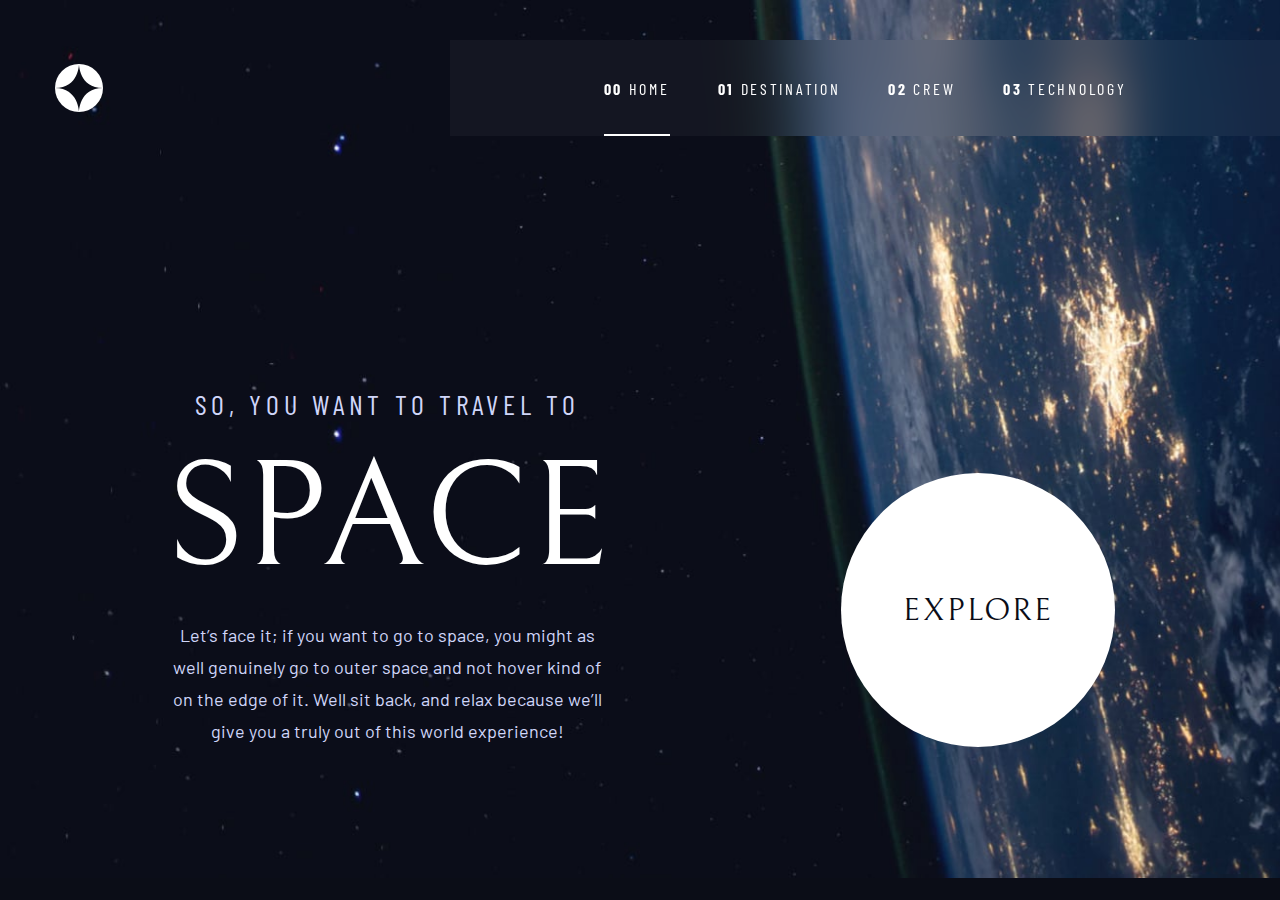
<file: index.html>
<!DOCTYPE html>
<html lang="en">

<head>
  <meta charset="UTF-8">
  <meta name="viewport" content="width=device-width, initial-scale=1.0">

  <link rel="icon" type="image/png" sizes="32x32" href="./assets/favicon-32x32.png">
  <link rel="stylesheet" href="./css/home.css" type="text/css">
  <link rel="stylesheet" href="./css/common.css">

  <title>Frontend Mentor | Space tourism website</title>
</head>

<body>
  <nav class="navbar">
    <img src="./assets/home/logo.svg" alt="logo" class="logo">
    <button class="sidebar-menu-button"><img src="./assets/home/hamburger-icon.svg" alt="menu-icon"></button>
    <!-- <span class="menu-icon"></span> -->
    <!-- <img src="./assets/home/hamburger-icon.svg" alt="menu-icon" > -->


    <div class="sidebar-menu hidden">
      <ul class="sidebar-menu-list">
        <li class="sidebar-menu-item">
          <a href="./index.html" class="sidebar-menu-link sidebar-menu-active">
            <span class="sidebar-menu-item-no">00</span><span class="sidebar-menu-item-title"> Home</span>
          </a>
        </li>
        <li class="sidebar-menu-item">
          <a href="./destination.html" class="sidebar-menu-link">
            <span class="sidebar-menu-item-no">01</span><span class="sidebar-menu-item-title"> Destination</span>
          </a>
        </li>
        <li class="sidebar-menu-item">
          <a href="./crew.html" class="sidebar-menu-link">
            <span class="sidebar-menu-item-no">02</span><span class="sidebar-menu-item-title"> Crew</span>
          </a>
        </li>
        <li class="sidebar-menu-item">
          <a href="./technology.html" class="sidebar-menu-link">
            <span class="sidebar-menu-item-no">03</span><span class="sidebar-menu-item-title"> Technology</span>
          </a>
        </li>
      </ul>
    </div>
  </nav>

  

  <div class="main-container">
  <main class="hero-section ">
    <h3 class="sub-heading">
      So, you want to travel to
    </h3>
    <h1 class="main-heading">
      Space
    </h1>
    <p class="description">
      Let’s face it; if you want to go to space, you might as well genuinely go to
      outer space and not hover kind of on the edge of it. Well sit back, and relax
      because we’ll give you a truly out of this world experience!
    </p>
  </main>

  <div class="action-button">
    <div class="action-button-text">
      Explore
    </div>
  </div>
  </div>

  <script src="./scripts/sidebar-menu.js"></script>
</body>

</html>
</file>
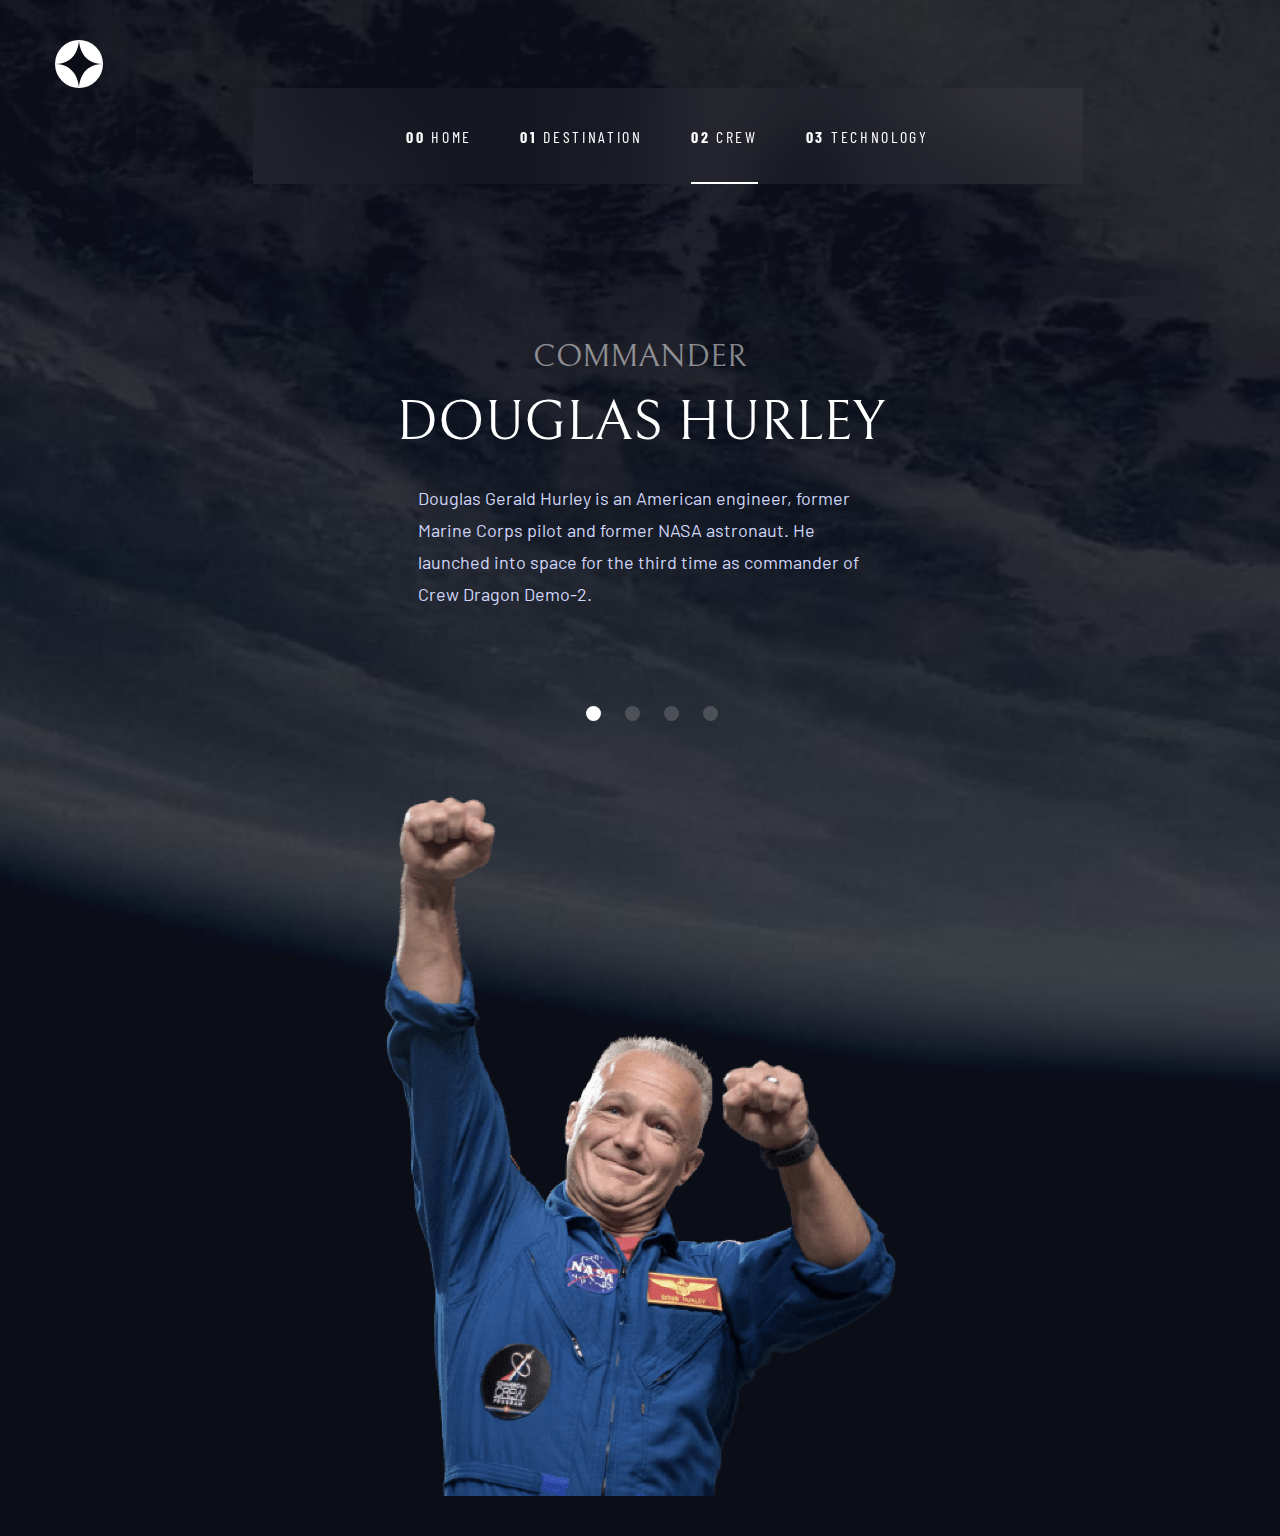
<file: crew-commander.html>
<!DOCTYPE html>
<html lang="en">

<head>
  <meta charset="UTF-8">
  <meta name="viewport" content="width=device-width, initial-scale=1.0">

  <link rel="icon" type="image/png" sizes="32x32" href="./assets/favicon-32x32.png">
  <link rel="stylesheet" href="./css/crew.css">
  <link rel="stylesheet" href="./css/common.css">

  <title>Frontend Mentor | Space tourism website</title>
</head>

<body>
  <nav class="navbar">
    <img src="./assets/home/logo.svg" alt="logo" class="logo">
    <button class="sidebar-menu-button"><img src="./assets/home/hamburger-icon.svg" alt="menu-icon"></button>
    <!-- <span class="menu-icon"></span> -->
    <!-- <img src="./assets/home/hamburger-icon.svg" alt="menu-icon" > -->
  </nav>

  <div class="sidebar-menu hidden">
    <ul class="sidebar-menu-list">
      <li class="sidebar-menu-item">
        <a href="./index.html" class="sidebar-menu-link">
          <span class="sidebar-menu-item-no">00</span><span class="sidebar-menu-item-title"> Home</span>
        </a>
      </li>
      <li class="sidebar-menu-item">
        <a href="./destination-moon.html" class="sidebar-menu-link">
          <span class="sidebar-menu-item-no">01</span><span class="sidebar-menu-item-title"> Destination</span>
        </a>
      </li>
      <li class="sidebar-menu-item">
        <a href="./crew-commander.html" class="sidebar-menu-link sidebar-menu-active">
          <span class="sidebar-menu-item-no">02</span><span class="sidebar-menu-item-title"> Crew</span>
        </a>
      </li>
      <li class="sidebar-menu-item">
        <a href="./technology-vehicle.html" class="sidebar-menu-link">
          <span class="sidebar-menu-item-no">03</span><span class="sidebar-menu-item-title"> Technology</span>
        </a>
      </li>
    </ul>
  </div>

  <h1 class="page-heading">
    <span class="page-heading-no">02</span>
    <span class="page-heading-text"> Meet your crew</span>
  </h1>

  <img src="./assets/crew/image-douglas-hurley.png" alt="Picture of Douglas Hurley" class="crew-image">


  <div class="line"></div>

  <ul class="crew-list-circles">
    <li class="crew-list-item">
      <div class="circle active-circle" value="0"></div>
    </li>
    <li class="crew-list-item">
      <div class="circle" value="1"></div>
    </li>
    <li class="crew-list-item">
      <div class="circle" value="2"></div>
    </li>
    <li class="crew-list-item">
      <div class="circle" value="3"></div>
    </li>
  </ul>


  <div class="crew-subheading font-bellafair">Commander</div>
  <div class="crew-heading font-bellafair">Douglas Hurley</div>

  <p class="crew-bio">
    Douglas Gerald Hurley is an American engineer, former Marine Corps pilot
    and former NASA astronaut. He launched into space for the third time as
    commander of Crew Dragon Demo-2.
  </p>

  <script src="./scripts/sidebar-menu.js"></script>
  <script src="./scripts/crew.js"></script>





</body>

</html>
</file>
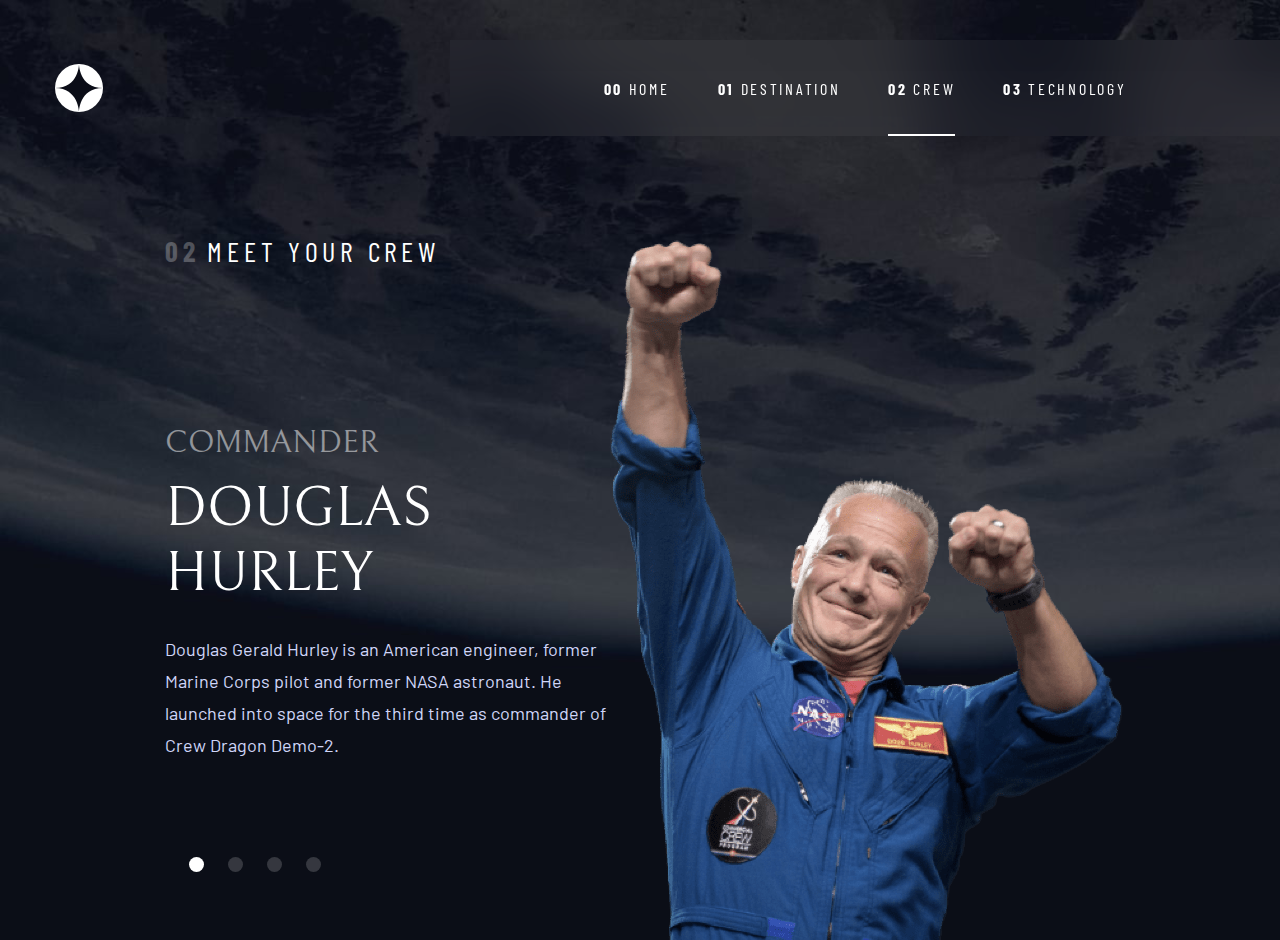
<file: crew.html>
<!DOCTYPE html>
<html lang="en">

<head>
  <meta charset="UTF-8">
  <meta name="viewport" content="width=device-width, initial-scale=1.0">

  <link rel="icon" type="image/png" sizes="32x32" href="./assets/favicon-32x32.png">
  <link rel="stylesheet" href="./css/common.css">
  <link rel="stylesheet" href="./css/crew.css">

  <title>Frontend Mentor | Space tourism website</title>
</head>

<body>
  <nav class="navbar">
    <img src="./assets/home/logo.svg" alt="logo" class="logo">
    <button class="sidebar-menu-button"><img src="./assets/home/hamburger-icon.svg" alt="menu-icon"></button>
    <!-- <span class="menu-icon"></span> -->
    <!-- <img src="./assets/home/hamburger-icon.svg" alt="menu-icon" > -->


    <div class="sidebar-menu hidden">
      <ul class="sidebar-menu-list">
        <li class="sidebar-menu-item">
          <a href="./index.html" class="sidebar-menu-link">
            <span class="sidebar-menu-item-no">00</span><span class="sidebar-menu-item-title"> Home</span>
          </a>
        </li>
        <li class="sidebar-menu-item">
          <a href="./destination.html" class="sidebar-menu-link">
            <span class="sidebar-menu-item-no">01</span><span class="sidebar-menu-item-title"> Destination</span>
          </a>
        </li>
        <li class="sidebar-menu-item">
          <a href="./crew.html" class="sidebar-menu-link sidebar-menu-active">
            <span class="sidebar-menu-item-no">02</span><span class="sidebar-menu-item-title"> Crew</span>
          </a>
        </li>
        <li class="sidebar-menu-item">
          <a href="./technology.html" class="sidebar-menu-link">
            <span class="sidebar-menu-item-no">03</span><span class="sidebar-menu-item-title"> Technology</span>
          </a>
        </li>
      </ul>
    </div>
  </nav>


  <h1 class="page-heading">
    <span class="page-heading-no">02</span>
    <span class="page-heading-text"> Meet your crew</span>
  </h1>


  <div class="main-container">
    
    <img src="./assets/crew/image-douglas-hurley.png" alt="Picture of Douglas Hurley" class="crew-image">

    <div class="line"></div>


    <div class="crew-info-container">

      <h1 class="page-heading-desktop">
        <span class="page-heading-no">02</span>
        <span class="page-heading-text"> Meet your crew</span>
      </h1>

      <ul class="crew-list-circles">
        <li class="crew-list-item">
          <div class="circle active-circle" value="0"></div>
        </li>
        <li class="crew-list-item">
          <div class="circle" value="1"></div>
        </li>
        <li class="crew-list-item">
          <div class="circle" value="2"></div>
        </li>
        <li class="crew-list-item">
          <div class="circle" value="3"></div>
        </li>
      </ul>


      <div class="crew-subheading font-bellafair">Commander</div>
      <div class="crew-heading font-bellafair">Douglas Hurley</div>

      <p class="crew-bio">
        Douglas Gerald Hurley is an American engineer, former Marine Corps pilot
        and former NASA astronaut. He launched into space for the third time as
        commander of Crew Dragon Demo-2.
      </p>

    </div>

  </div>

  <script src="./scripts/sidebar-menu.js"></script>
  <script src="./scripts/crew.js"></script>





</body>

</html>
</file>
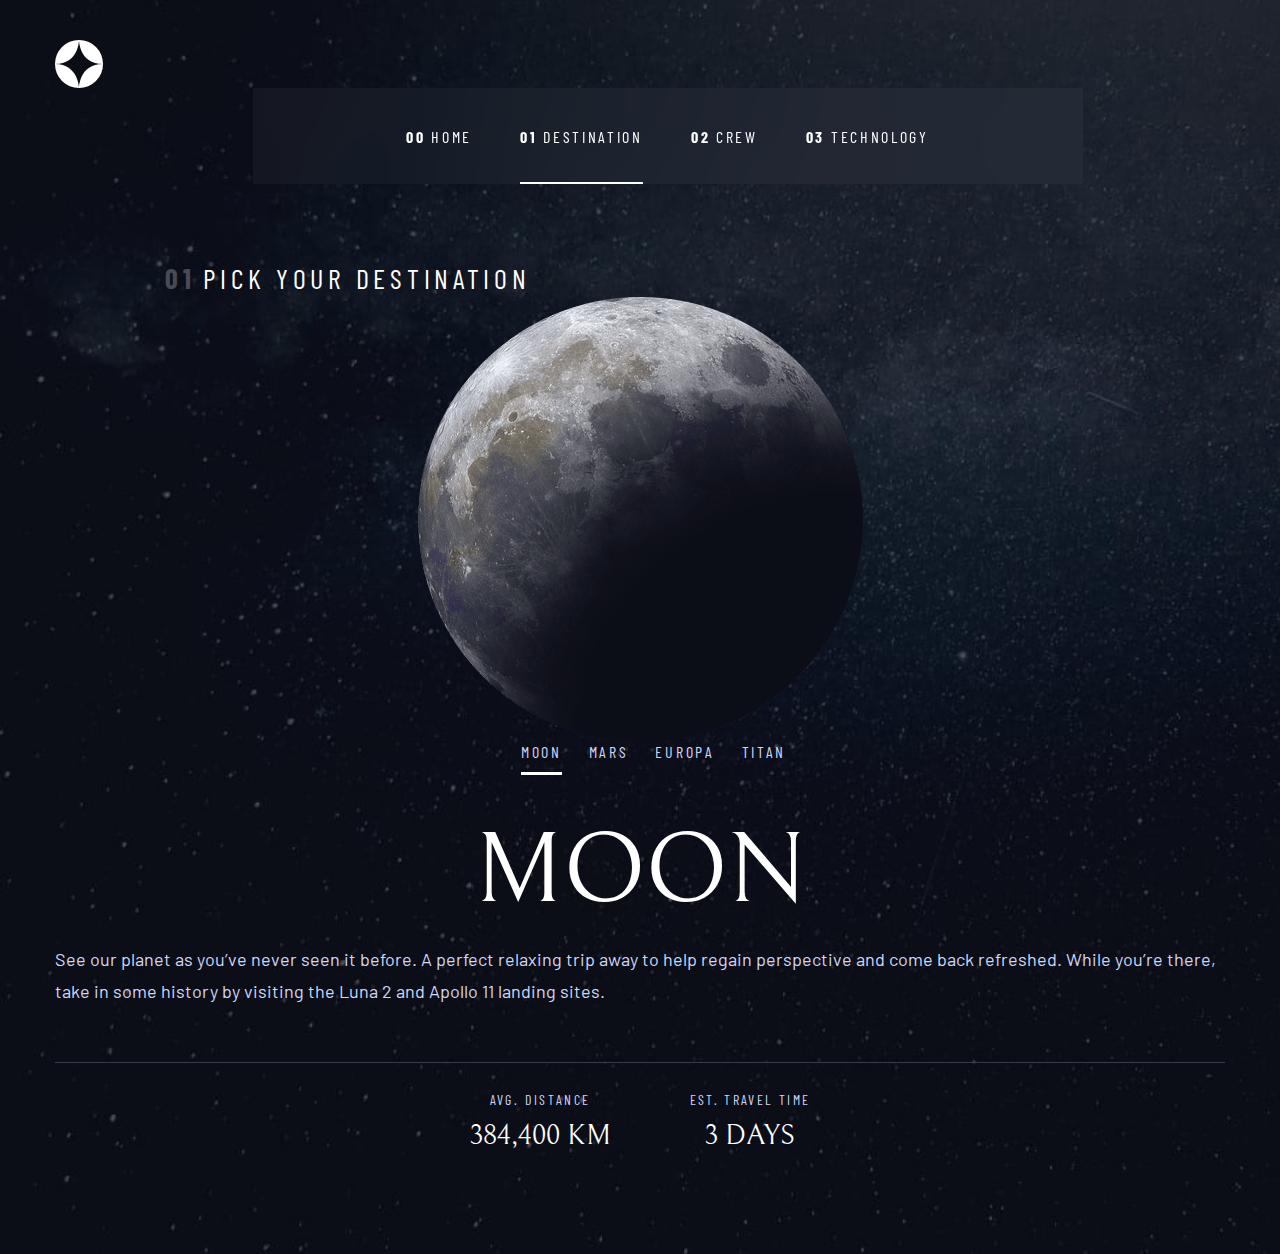
<file: destination-moon.html>
<!DOCTYPE html>
<html lang="en">

<head>
  <meta charset="UTF-8">
  <meta name="viewport" content="width=device-width, initial-scale=1.0">

  <link rel="icon" type="image/png" sizes="32x32" href="./assets/favicon-32x32.png">
  <link rel="stylesheet" href="./css/destination.css">
  <link rel="stylesheet" href="./css/common.css">

  <title>Frontend Mentor | Space tourism website</title>
</head>

<body>
  <nav class="navbar">
    <img src="./assets/home/logo.svg" alt="logo" class="logo">
    <button class="sidebar-menu-button"><img src="./assets/home/hamburger-icon.svg" alt="menu-icon"></button>
    <!-- <span class="menu-icon"></span> -->
    <!-- <img src="./assets/home/hamburger-icon.svg" alt="menu-icon" > -->
  </nav>

  <div class="sidebar-menu hidden">
    <ul class="sidebar-menu-list">
      <li class="sidebar-menu-item">
        <a href="./index.html" class="sidebar-menu-link">
          <span class="sidebar-menu-item-no">00</span><span class="sidebar-menu-item-title"> Home</span>
        </a>
      </li>
      <li class="sidebar-menu-item">
        <a href="./destination-moon.html" class="sidebar-menu-link sidebar-menu-active">
          <span class="sidebar-menu-item-no">01</span><span class="sidebar-menu-item-title"> Destination</span>
        </a>
      </li>
      <li class="sidebar-menu-item">
        <a href="./crew-commander.html" class="sidebar-menu-link">
          <span class="sidebar-menu-item-no">02</span><span class="sidebar-menu-item-title"> Crew</span>
        </a>
      </li>
      <li class="sidebar-menu-item">
        <a href="./technology-vehicle.html" class="sidebar-menu-link">
          <span class="sidebar-menu-item-no">03</span><span class="sidebar-menu-item-title"> Technology</span>
        </a>
      </li>
    </ul>
  </div>

  <h1 class="page-heading">
    <span class="page-heading-no">01</span>
    <span class="page-heading-text"> Pick your destination</span>
  </h1>

  <img src="./assets/destination/image-moon.png" alt="picture of moon" class="destination-image">

  <ul class="destination-list">
    <li class="destination-list-item" ><a href="#" name="0" class="destination-list-active">Moon</a></li>
    <li class="destination-list-item" ><a href="#" name="1" >Mars</a></li>
    <li class="destination-list-item" ><a href="#" name="2" >Europa</a></li>
    <li class="destination-list-item" ><a href="#" name="3" >Titan</a></li>
  </ul>

  <h1 class="destination-heading">Moon</h1>

  <p class="destination-description">
    See our planet as you’ve never seen it before. A perfect relaxing trip away to help
    regain perspective and come back refreshed. While you’re there, take in some history
    by visiting the Luna 2 and Apollo 11 landing sites.
  </p>

  <div class="line"></div>

  <div class="destination-info">
  <div class="destination-distance">
    <div class="destination-distance-heading">Avg. distance</div>
    <div class="destination-distance-value">384,400 km</div>
  </div>

  <div class="destination-traveltime">
    <div class="destination-traveltime-heading">Est. travel time</div>
    <div class="destination-traveltime-value">3 days</div>
  </div>
</div>

  <script src="./scripts/sidebar-menu.js"></script>
  <script src="./scripts/destinations.js"></script>
</body>

</html>
</file>
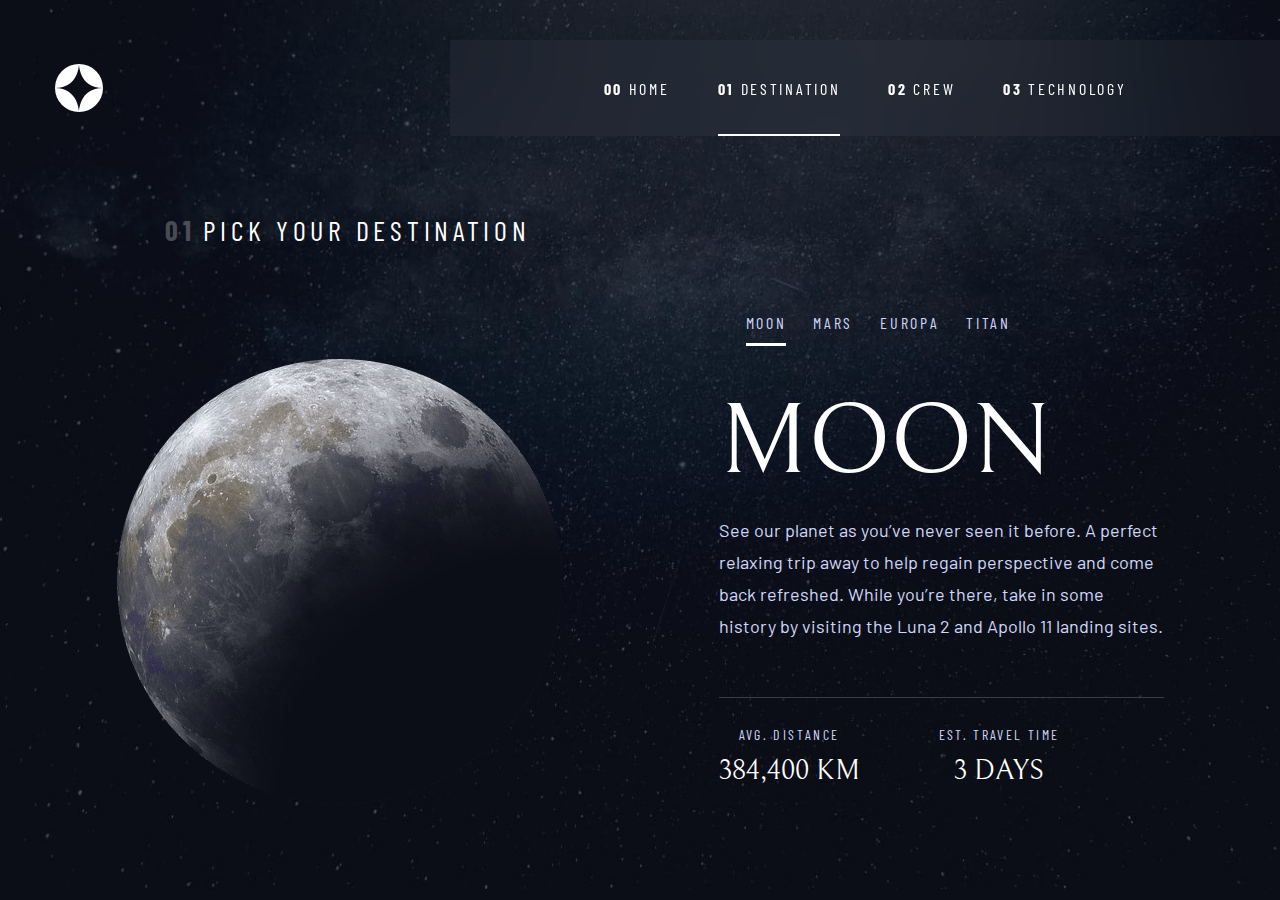
<file: destination.html>
<!DOCTYPE html>
<html lang="en">

<head>
  <meta charset="UTF-8">
  <meta name="viewport" content="width=device-width, initial-scale=1.0">

  <link rel="icon" type="image/png" sizes="32x32" href="./assets/favicon-32x32.png">
  <link rel="stylesheet" href="./css/destination.css">
  <link rel="stylesheet" href="./css/common.css">

  <title>Frontend Mentor | Space tourism website</title>
</head>

<body>
  <nav class="navbar">
    <img src="./assets/home/logo.svg" alt="logo" class="logo">
    <button class="sidebar-menu-button"><img src="./assets/home/hamburger-icon.svg" alt="menu-icon"></button>
    <!-- <span class="menu-icon"></span> -->
    <!-- <img src="./assets/home/hamburger-icon.svg" alt="menu-icon" > -->


    <div class="sidebar-menu hidden">
      <ul class="sidebar-menu-list">
        <li class="sidebar-menu-item">
          <a href="./index.html" class="sidebar-menu-link">
            <span class="sidebar-menu-item-no">00</span><span class="sidebar-menu-item-title"> Home</span>
          </a>
        </li>
        <li class="sidebar-menu-item">
          <a href="./destination.html" class="sidebar-menu-link sidebar-menu-active">
            <span class="sidebar-menu-item-no">01</span><span class="sidebar-menu-item-title"> Destination</span>
          </a>
        </li>
        <li class="sidebar-menu-item">
          <a href="./crew.html" class="sidebar-menu-link">
            <span class="sidebar-menu-item-no">02</span><span class="sidebar-menu-item-title"> Crew</span>
          </a>
        </li>
        <li class="sidebar-menu-item">
          <a href="./technology.html" class="sidebar-menu-link">
            <span class="sidebar-menu-item-no">03</span><span class="sidebar-menu-item-title"> Technology</span>
          </a>
        </li>
      </ul>
    </div>
  </nav>



  <h1 class="page-heading">
    <span class="page-heading-no">01</span>
    <span class="page-heading-text"> Pick your destination</span>
  </h1>


  <div class="main-container">

    <img src="./assets/destination/image-moon.png" alt="Picture of Moon" class="destination-image">

    <div class="destination-info-container">
      
      <ul class="destination-list">
        <li class="destination-list-item"><a href="#" name="0" class="destination-list-active">Moon</a></li>
        <li class="destination-list-item"><a href="#" name="1">Mars</a></li>
        <li class="destination-list-item"><a href="#" name="2">Europa</a></li>
        <li class="destination-list-item"><a href="#" name="3">Titan</a></li>
      </ul>

      <h1 class="destination-heading">Moon</h1>

      <p class="destination-description">
        See our planet as you’ve never seen it before. A perfect relaxing trip away to help
        regain perspective and come back refreshed. While you’re there, take in some history
        by visiting the Luna 2 and Apollo 11 landing sites.
      </p>

      <div class="line"></div>

      <div class="destination-info">
        <div class="destination-distance">
          <div class="destination-distance-heading">Avg. distance</div>
          <div class="destination-distance-value">384,400 km</div>
        </div>

        <div class="destination-traveltime">
          <div class="destination-traveltime-heading">Est. travel time</div>
          <div class="destination-traveltime-value">3 days</div>
        </div>
      </div>
    </div>

  </div>

  <script src="./scripts/sidebar-menu.js"></script>
  <script src="./scripts/destinations.js"></script>
</body>

</html>
</file>
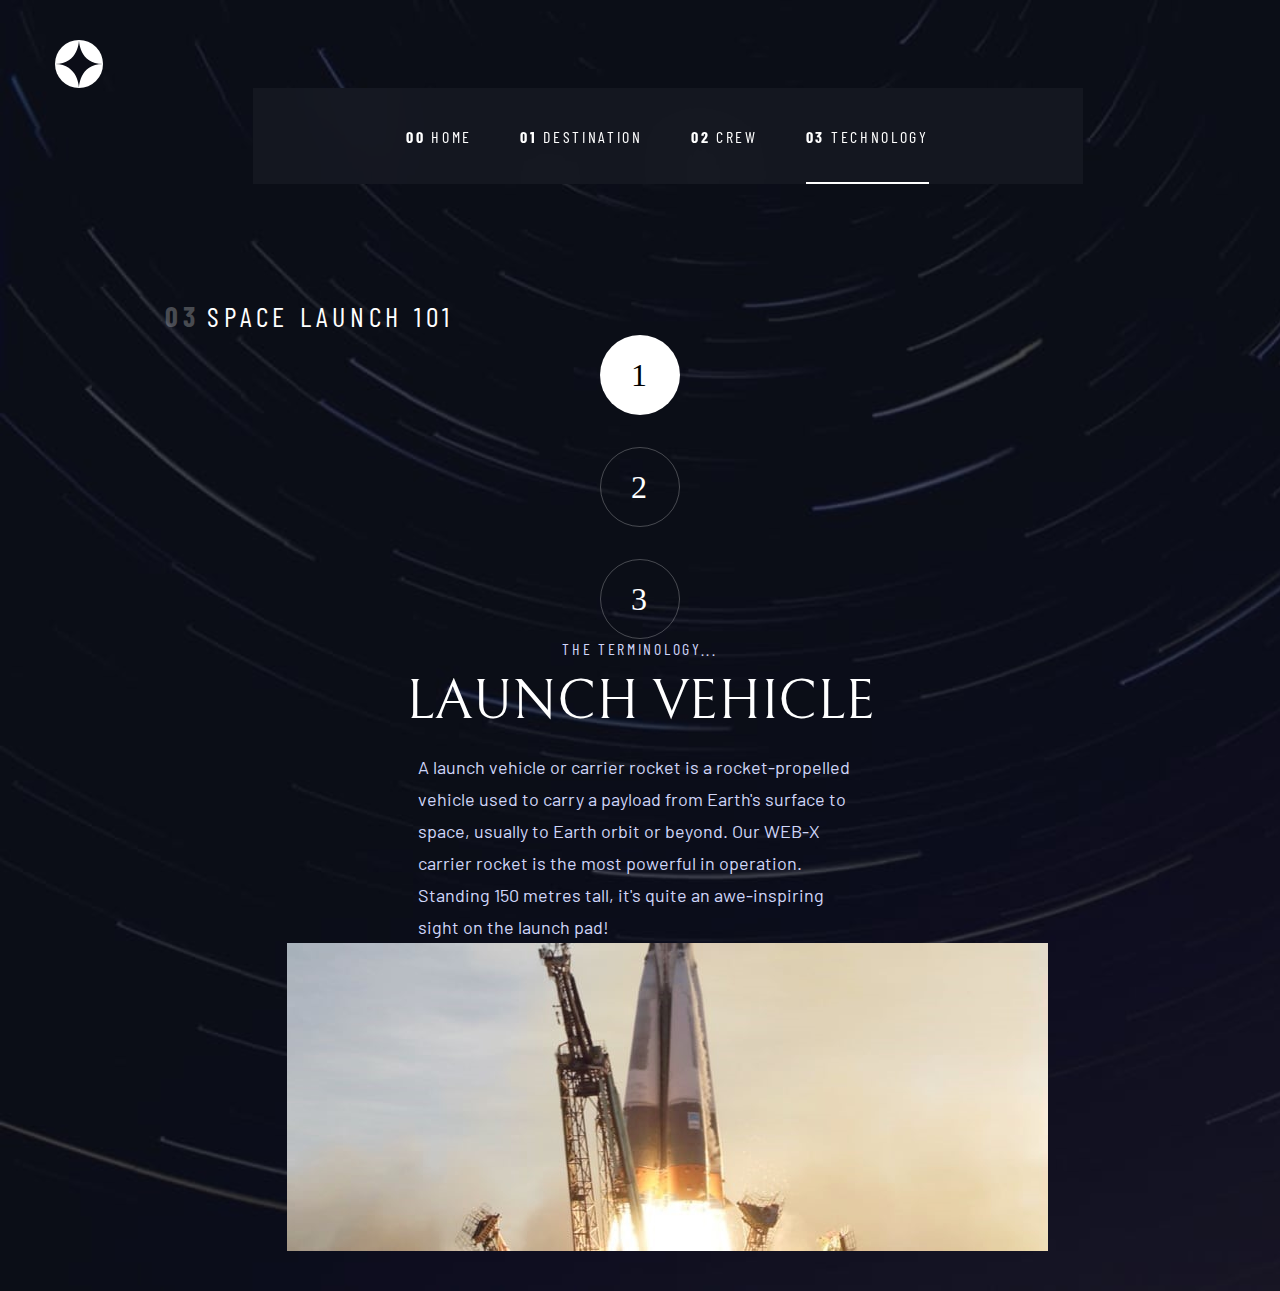
<file: technology-vehicle.html>
<!DOCTYPE html>
<html lang="en">

<head>
  <meta charset="UTF-8">
  <meta name="viewport" content="width=device-width, initial-scale=1.0">

  <link rel="icon" type="image/png" sizes="32x32" href="./assets/favicon-32x32.png">
  <link rel="stylesheet" href="./css/common.css">
  <link rel="stylesheet" href="./css/technology.css">

  <title>Frontend Mentor | Space tourism website</title>
</head>

<body>
  <nav class="navbar">
    <img src="./assets/home/logo.svg" alt="logo" class="logo">
    <button class="sidebar-menu-button"><img src="./assets/home/hamburger-icon.svg" alt="menu-icon"></button>
    <!-- <span class="menu-icon"></span> -->
    <!-- <img src="./assets/home/hamburger-icon.svg" alt="menu-icon" > -->
  </nav>

  <div class="sidebar-menu hidden">
    <ul class="sidebar-menu-list">
      <li class="sidebar-menu-item">
        <a href="./index.html" class="sidebar-menu-link">
          <span class="sidebar-menu-item-no">00</span><span class="sidebar-menu-item-title"> Home</span>
        </a>
      </li>
      <li class="sidebar-menu-item">
        <a href="./destination-moon.html" class="sidebar-menu-link">
          <span class="sidebar-menu-item-no">01</span><span class="sidebar-menu-item-title"> Destination</span>
        </a>
      </li>
      <li class="sidebar-menu-item">
        <a href="./crew-commander.html" class="sidebar-menu-link">
          <span class="sidebar-menu-item-no">02</span><span class="sidebar-menu-item-title"> Crew</span>
        </a>
      </li>
      <li class="sidebar-menu-item">
        <a href="./technology-vehicle.html" class="sidebar-menu-link sidebar-menu-active">
          <span class="sidebar-menu-item-no">03</span><span class="sidebar-menu-item-title"> Technology</span>
        </a>
      </li>
    </ul>
  </div>

  <h1 class="page-heading">
    <span class="page-heading-no">03</span>
    <span class="page-heading-text"> Space launch 101</span>
  </h1>

  <img src="./assets/technology/image-launch-vehicle-landscape.jpg" alt="picture of launch vehicle"
    class="technology-image">

  <ul class="technology-list-circles">
    <li class="technology-list-item">
      <div class="circle active-circle" value="0">1</div>
    </li>
    <li class="technology-list-item">
      <div class="circle" value="1">2</div>
    </li>
    <li class="technology-list-item">
      <div class="circle" value="2">3</div>
    </li>
  </ul>

  <div class="technology-subheading">The terminology...</div>
  <div class="technology-heading font-bellafair">Launch vehicle</div>


  <p class="technology-desc">
    A launch vehicle or carrier rocket is a rocket-propelled vehicle used to carry a
    payload from Earth's surface to space, usually to Earth orbit or beyond. Our
    WEB-X carrier rocket is the most powerful in operation. Standing 150 metres tall,
    it's quite an awe-inspiring sight on the launch pad!
  </p>

  <script src="./scripts/sidebar-menu.js"></script>
  <script src="./scripts/technology.js"></script>
</body>

</html>
</file>
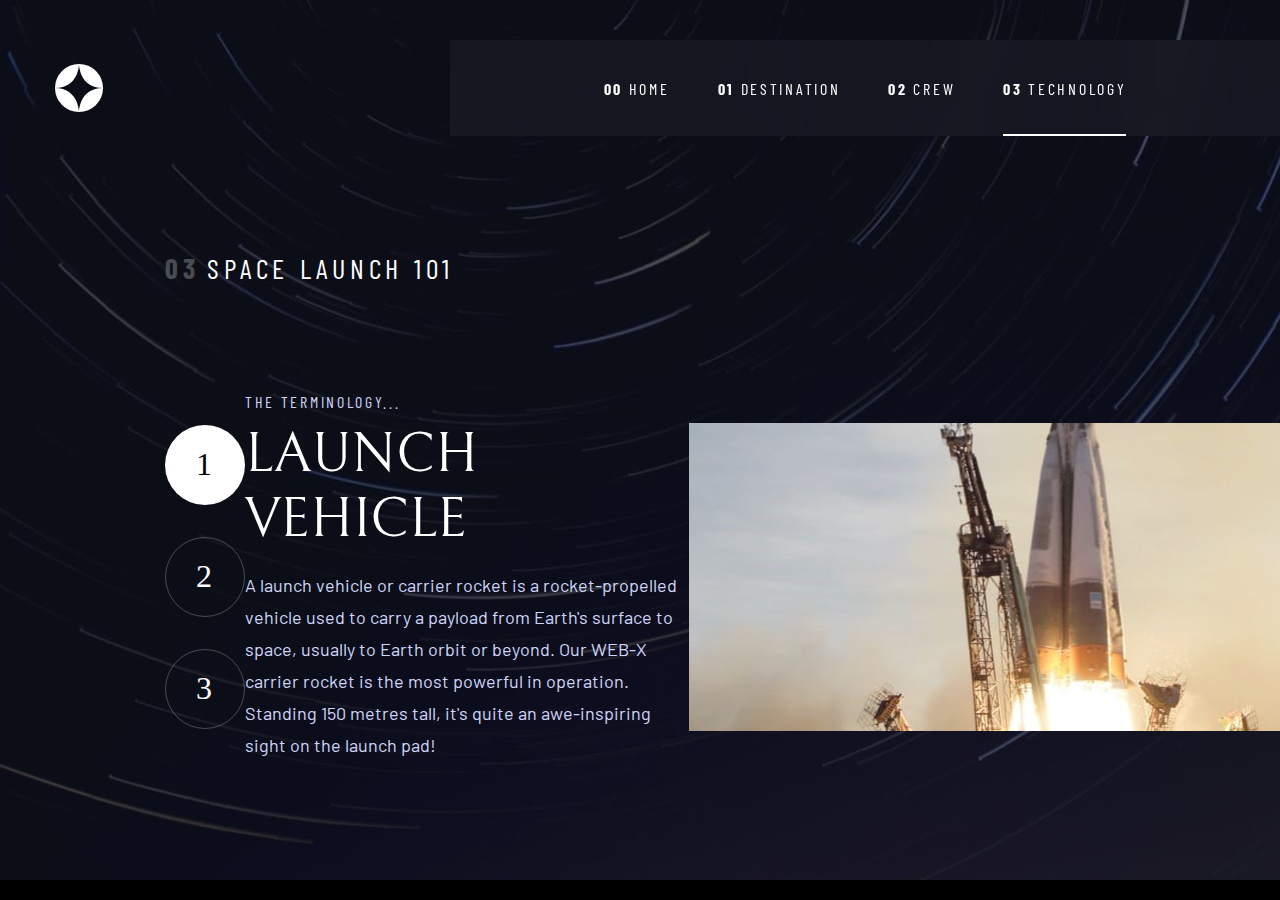
<file: technology.html>
<!DOCTYPE html>
<html lang="en">

<head>
  <meta charset="UTF-8">
  <meta name="viewport" content="width=device-width, initial-scale=1.0">

  <link rel="icon" type="image/png" sizes="32x32" href="./assets/favicon-32x32.png">
  <link rel="stylesheet" href="./css/common.css">
  <link rel="stylesheet" href="./css/technology.css">

  <title>Frontend Mentor | Space tourism website</title>
</head>

<body>
  <nav class="navbar">
    <img src="./assets/home/logo.svg" alt="logo" class="logo">
    <button class="sidebar-menu-button"><img src="./assets/home/hamburger-icon.svg" alt="menu-icon"></button>
    <!-- <span class="menu-icon"></span> -->
    <!-- <img src="./assets/home/hamburger-icon.svg" alt="menu-icon" > -->


    <div class="sidebar-menu hidden">
      <ul class="sidebar-menu-list">
        <li class="sidebar-menu-item">
          <a href="./index.html" class="sidebar-menu-link">
            <span class="sidebar-menu-item-no">00</span><span class="sidebar-menu-item-title"> Home</span>
          </a>
        </li>
        <li class="sidebar-menu-item">
          <a href="./destination.html" class="sidebar-menu-link">
            <span class="sidebar-menu-item-no">01</span><span class="sidebar-menu-item-title"> Destination</span>
          </a>
        </li>
        <li class="sidebar-menu-item">
          <a href="./crew.html" class="sidebar-menu-link">
            <span class="sidebar-menu-item-no">02</span><span class="sidebar-menu-item-title"> Crew</span>
          </a>
        </li>
        <li class="sidebar-menu-item">
          <a href="./technology.html" class="sidebar-menu-link sidebar-menu-active">
            <span class="sidebar-menu-item-no">03</span><span class="sidebar-menu-item-title"> Technology</span>
          </a>
        </li>
      </ul>
    </div>
  </nav>


  <h1 class="page-heading">
    <span class="page-heading-no">03</span>
    <span class="page-heading-text"> Space launch 101</span>
  </h1>

  <div class="main-container">
    <img src="./assets/technology/image-launch-vehicle-landscape.jpg" alt="picture of launch vehicle"
      class="technology-image">

    <ul class="technology-list-circles">
      <li class="technology-list-item">
        <div class="circle active-circle" value="0">1</div>
      </li>
      <li class="technology-list-item">
        <div class="circle" value="1">2</div>
      </li>
      <li class="technology-list-item">
        <div class="circle" value="2">3</div>
      </li>
    </ul>


    <div class="technology-info-container">
      <div class="technology-subheading">The terminology...</div>
      <div class="technology-heading font-bellafair">Launch vehicle</div>


      <p class="technology-desc">
        A launch vehicle or carrier rocket is a rocket-propelled vehicle used to carry a
        payload from Earth's surface to space, usually to Earth orbit or beyond. Our
        WEB-X carrier rocket is the most powerful in operation. Standing 150 metres tall,
        it's quite an awe-inspiring sight on the launch pad!
      </p>
    </div>
  </div>

  <script src="./scripts/sidebar-menu.js"></script>
  <script src="./scripts/technology.js"></script>
</body>

</html>
</file>
<file: css/home.css>
body {
    background-image: url("../assets/home/background-home-mobile.jpg");
}



/* HERO SECTION */


.main-container{
    display: flex;
    flex-direction: column;
    align-items: center;
}

.main-heading {
    font-family: var(--font-bellefair);
    font-size: 80px;
    line-height: 100px;
    text-transform: uppercase;
    margin: 14px;
    text-align: center;
    font-weight: 400;
}

.sub-heading {
    color: var(--color-lavender-blue);
    font-family: var(--font-barlow-condensed);
    font-size: 16px;
    letter-spacing: 2.7px;
    text-transform: uppercase;
    margin-top: 47px;
    text-align: center;
    font-weight: 400;
}

.description {
    color: var(--color-lavender-blue);
    font-family: var(--font-barlow);
    font-size: 15px;
    line-height: 25px;
    margin-top: 14px;
    text-align: center;
}



/* ACTION BUTTON */

.action-button {
    position: relative;
    background-color: white;
    width: 150px;
    margin-top: 79px;
    /* aspect-ratio: 1; */
    height: 150px;
    border-radius: 50%;
    display: flex;
    justify-content: center;
    align-items: center;
}

.action-button::after {
    content: "";
    background-color: white;
    position: absolute;
    width: 150px;
    height: 150px;
    border-radius: 50%;
    opacity: 10.36%;
    z-index: -1;
    transition: width 0.25s, height 0.25s;
}

.action-button:hover::after {
    width: 250px;
    height: 250px;
}

.action-button-text {
    color: var(--color-rich-black);
    text-align: center;
    text-transform: uppercase;
    font-family: var(--font-bellefair);
    font-size: 20px;
}




/* TABLET DESTIGN */

@media screen and (min-width: 768px) {

    body {
        background-image: url("../assets/home/background-home-tablet.jpg");
    }

    .sub-heading {
        margin-top: 112px;
        font-size: 20px;
        letter-spacing: 3.38px;
    }

    .main-heading {
        margin: 0;
        margin-top: 42px;
        font-size: 150px;
        line-height: 150px;
    }

    .description {
        margin-top: 64px;
        width: 444px;
        font-size: 16px;
        line-height: 28px;
    }

    .action-button{
        width: 242px;
        height: 242px;
        margin-bottom: 90px;
    }

    .action-button-text{
        font-size: 32px;
        letter-spacing: 2px;
    }


}



/* DESKTOP LAYOUT */

@media screen and (min-width: 1280px) {

    body {
        background-image: url("../assets/home/background-home-desktop.jpg");
    }

    .main-container{
        margin-top: 251px;
        margin-bottom: 91px;
        width: 100%;
        flex-direction: row;
        align-items: flex-end;
        justify-content: space-between;
        padding: 0 110px;
    }

    .sub-heading {
        font-size: 28px;
        letter-spacing: 4.72px;
        margin-top: 0;
    }

    .main-heading {
        margin: 0;
        margin-top: 24px;
        font-size: 150px;
        line-height: auto;
    }

    .description {
        margin-top: 24px;
        width: 444px;
        font-size: 18px;
        line-height: 32px;
    }

    .action-button{
        width: 274px;
        height: 274px;
        margin-bottom: 0;
    }

    .action-button-text{
        font-size: 32px;
        letter-spacing: 2px;
    }

    .action-button:hover::after {
        width: 450px;
        height: 450px;
    }


}

@keyframes grow-shrink {
    0% {
        width: 450px;
        height: 450px;
    }

    50% {
        width: 445px;
        height: 445px;
    }

    100% {
        width: 450px;
        height: 450px;
    }
}
</file>
<file: css/common.css>
@import url('https://fonts.googleapis.com/css2?family=Barlow&family=Barlow+Condensed&family=Bellefair&display=swap');

*{
    box-sizing: border-box;
    margin: 0;
}

:root{
    --font-barlow: 'Barlow', sans-serif;
    --font-barlow-condensed: 'Barlow Condensed', sans-serif;
    --font-bellefair: 'Bellefair', serif;

    --color-lavender-blue: #D0D6F9;
    --color-rich-black: #0B0D17;
    --color-arsenic: #383B4B;
}

body{
    background-color: var(--color-rich-black);
    background-repeat: no-repeat;
    color: white;
    padding: 24px;
    display: flex;
    flex-direction: column;
    align-items: center;
    overflow-x: hidden;
    background-size: cover;
}



/* NAVBAR */

.navbar{
    display: flex;
    height: 40px;
    width: 100%;
    justify-content: space-between;
    align-items: center;
}

.sidebar-menu-button{
    border: none;
    background: none;
    z-index: 10;
}



/* SIDEBAR MENU */

.sidebar-menu{
    position: absolute;
    top: 0;
    right: 0;
    background-color: rgba(255, 255, 255, 0.04);
    backdrop-filter: blur(30px);
    width: 254px;
    height: 100%; /*667px*/
    z-index: 5;
    transition: width 0.25s;
}

.sidebar-menu-list{
    list-style-type: none;
    margin-top: 122px;
}

.sidebar-menu-item{
    margin-bottom: 39px;
}

.sidebar-menu-link{
    display: block;
    text-decoration: none;
    color: white;
}

.sidebar-menu-active::after {
    content: "";
    position: absolute;
    margin-top: -8px;
    right: 0;
    background-color: white;
    width: 4px;
    height: 31px;
}

.sidebar-menu-item span{
    font-family: var(--font-barlow-condensed);
    text-transform: uppercase;
    letter-spacing: 2.7px;
    font-size: 16px;
}

.sidebar-menu-item-no{
    font-weight: 700;
}





/* UTILITY */

.hidden{
    /* display: none; */
    width: 0;
    overflow: hidden;
    
}





/* TABLET DESTIGN */

@media screen and (min-width: 768px) {

    body{
        padding-left: 39px;
        padding-right: 39px;
        padding-bottom: 0;
    }

    .sidebar-menu-button{
        display: none;
    }

    .hidden{
        width: 450px;
        height: 96px;
    }

    .sidebar-menu{
        padding: 0;
    }

    .sidebar-menu-list{
        display: flex;
        justify-content: center;
        align-items: center;
        padding: 0;
        margin: 0;
    }

    .sidebar-menu-item{
        position: relative;
        margin-top: 40px;
        margin-bottom: 40px;
        margin-left: 37px;
    }

    .sidebar-menu-item-no{
        display: none;
    }

    .sidebar-menu-item span{
        letter-spacing: 2.36px;
        font-size: 14px;
    }

    .sidebar-menu-active::after {
        position: absolute;
        bottom: -38px;
        margin-left: 50%;
        left: -50%;
        width: 100%;
        height: 3px;
    }

    .sidebar-menu-item:first-of-type{
        margin-left: 0;
    }

    .sidebar-menu-hover::after{
        content: "";
        opacity: 50%;
        position: absolute;
        background-color: white;
        bottom: -38px;
        margin-left: 50%;
        left: -50%;
        width: 100%;
        height: 3px;
    }


}



/* DESKTOP DESTIGN */

@media screen and (min-width: 1280px) {

    body{
        padding: 40px 55px;
    }

    .navbar{
        align-items: center;
        height: auto;
    }

    .logo{
        width: 48px;
        height: 48px;
    }

    .sidebar-menu-button{
        display: none;
    }

    .hidden{
        width: 450px;
        height: 96px;
    }

    .sidebar-menu{
        padding: 0;
        position: relative;
        width: 830px;
        margin-right: -55px;
    }

    .sidebar-menu-list{
        display: flex;
        justify-content: center;
        align-items: center;
        padding: 0;
        margin: 0;
    }

    .sidebar-menu-item{
        position: relative;
        margin-top: 39px;
        margin-bottom: 39px;
        margin-left: 48px;
    }

    .sidebar-menu-item-no{
        display: inline-block;
    }

    .sidebar-menu-item span{
        font-size: 16px;
        letter-spacing: 2.7px;
    }

    .sidebar-menu-active::after {
        position: absolute;
        bottom: -38px;
        margin-left: 50%;
        left: -50%;
        width: 100%;
        height: 3px;
    }

    .sidebar-menu-item:first-of-type{
        margin-left: 0;
    }

    


}
</file>
<file: css/crew.css>
body {
    background-color: black;
    background-image: url("../assets/crew/background-crew-mobile.jpg");
    background-blend-mode: lighten;
}



/* PAGE HEADING */

.page-heading-desktop {
    display: none;
}

.page-heading {
    margin-top: 29px;
}

.page-heading span {
    font-family: var(--font-barlow-condensed);
    letter-spacing: 2.7px;
    text-transform: uppercase;
    font-size: 16px;
}

.page-heading-no {
    opacity: 25%;
    font-weight: 700;
}

.page-heading-text {
    font-weight: 400;
}


.main-container {
    display: flex;
    flex-direction: column;
    align-items: center;
}


/* IMAGE */
.crew-image {
    height: 222px;
    margin-top: 35px;
}


.line {
    width: 100%;
    height: 1px;
    background-color: white
        /*var(--color-arsenic)*/
    ;
    margin-bottom: 33px;
}


.crew-info-container {
    display: flex;
    flex-direction: column;
    align-items: center;
}

.crew-list-circles {
    list-style-type: none;
    display: flex;
    justify-content: center;
    align-items: center;
    /* gap: 16px; */
    padding: 0;
    margin-top: 30px;
    margin-bottom: 35px;
}

.crew-list-item {
    font-size: 30px;
    margin-left: 16px;
}

.circle {
    background-color: white;
    opacity: 17.44%;
    width: 10px;
    height: 10px;
    /* aspect-ratio: 1; */
    border-radius: 50%;
}

.active-circle {
    opacity: 1;
}

.font-bellafair {
    font-family: var(--font-bellefair);
    text-transform: uppercase;
}

.crew-subheading {
    font-size: 16px;
    opacity: 50%;
}

.crew-heading {
    font-size: 24px;
    margin-top: 16px;
}

.crew-bio {
    font-size: 15px;
    font-family: var(--font-barlow);
    color: var(--color-lavender-blue);
    line-height: 25px;
    text-align: center;
    margin-top: 30px;
    width: 100%;
}


/* TABLET DESTIGN */

@media screen and (min-width: 768px) {

    body {
        background-image: url("../assets/crew/background-crew-tablet.jpg");
        padding-bottom: 0;
    }

    .page-heading-text,
    .page-heading-no {
        font-size: 20px;
        letter-spacing: 3.38px;
    }

    .page-heading {
        align-self: flex-start;
        margin-top: 46px;
    }

    .crew-image {
        order: 5;
        height: 532px;
        margin-top: 40px;
    }

    .crew-list-circles {
        order: 4;
        margin-top: 40px;
    }

    .crew-subheading {
        font-size: 24px;
        margin-top: 60px;
    }

    .crew-heading {
        font-size: 40px;
        margin-top: 8px;
    }

    .crew-bio {
        font-size: 16px;
        line-height: 28px;
        margin-top: 16px;
        width: 458px;
    }

    .line {
        display: none;
    }


}



/* DESKTOP DESTIGN */

@media screen and (min-width: 1280px) {

    body {
        background-image: url("../assets/crew/background-crew-desktop.jpg");
        padding-bottom: 0;
    }

    .page-heading-text,
    .page-heading-no {
        font-size: 28px;
        letter-spacing: 4.72px;
    }

    .page-heading {
        display: none;
    }

    .page-heading-desktop {
        display: block;
        align-self: flex-start;
    }

    .page-heading-desktop span {
        font-family: var(--font-barlow-condensed);
        text-transform: uppercase;
    }

    .main-container {
        width: 100%;
        height: auto;
        padding: 0 110px;
        margin-top: 64px;
        flex-direction: row;
        align-items: center;
        justify-content: space-between;
    }

    .crew-image {
        order: 5;
        height: auto;
    }

    .crew-info-container {
        align-items: flex-start;
    }

    .crew-list-circles {
        order: 4;
        margin-top: 96px;
    }

    .crew-list-item{
        margin-left: 24px;
    }

    .circle{
        width: 15px;
        height: 15px;
    }

    .crew-subheading {
        font-size: 32px;
        margin-top: 154px;
    }

    .crew-heading {
        font-size: 56px;
        margin-top: 15px;
    }

    .crew-bio {
        font-size: 18px;
        line-height: 32px;
        margin-top: 27px;
        width: 444px;
        text-align: left;
    }

    .line {
        display: none;
    }


}
</file>
<file: css/destination.css>
body{
    background-image: url("../assets/destination/background-destination-mobile.jpg");
}



/* PAGE HEADING */

.page-heading{
    margin-top: 29px;
}

.page-heading span{
    font-family: var(--font-barlow-condensed);
    letter-spacing: 2.7px;
    text-transform: uppercase;
    font-size: 16px;
}

.page-heading-no{
    opacity: 25%;
    font-weight: 700;
}

.page-heading-text{
    font-weight: 400;
}



/* HERO SECTION */

.main-container{
    display: flex;
    flex-direction: column;
    align-items: center;
}

.destination-image{
    width: 170px;
    height: 170px;
    margin-top: 32px;
}

.destination-list{
    list-style-type: none;
    display: flex;
    justify-content: center;
    align-items: center;
    /* gap: 27px; */
    padding: 0;
    margin-top: 30px;
}

.destination-list-item{
    margin-left: 27px;
}

.destination-list li a{
    text-decoration: none;
    position: relative;
}

.destination-list-active::after{
    content: "";
    position: absolute;
    background-color: white;
    width: 100%;
    height: 3px;
    left: 50%;
    margin: 20px 0 0 -50%;
}

.destination-list li a, .destination-distance-heading, .destination-traveltime-heading{
    font-size: 14px;
    font-family: var(--font-barlow-condensed);
    letter-spacing: 2.36px;
    color: var(--color-lavender-blue);
    text-transform: uppercase;
}

.destination-heading{
    margin-top: 44px;
    font-family: var(--font-bellefair);
    font-size: 56px;
    text-transform: uppercase;
    font-weight: 400;
    text-align: center;
}

.destination-description{
    font-size: 15px;
    font-family: var(--font-barlow);
    color: var(--color-lavender-blue);
    line-height: 25px;
    text-align: center;
    margin-top: 24px;
}

.line{
    width: 100%;
    height: 1px;
    background-color: var(--color-arsenic);
    margin: 36px 0;
}

.destination-distance-heading, .destination-traveltime-heading, 
 .destination-distance-value, .destination-traveltime-value {
    color: var(--color-lavender-blue);
    text-align: center;
}

.destination-distance-value, .destination-traveltime-value{
    color: white;
    font-size: 28px;
    font-family: var(--font-bellefair);
    text-transform: uppercase;
    margin-top: 20px;
}

.destination-traveltime{
    margin-top: 44px;
}




/* TABLET DESTIGN */

@media screen and (min-width: 768px) {

    body{
        background-image: url("../assets/destination/background-destination-tablet.jpg");
    }

    .page-heading span{
        font-size: 20px;
        letter-spacing: 3.38px;
    }

    .page-heading{
        align-self: flex-start;
        margin-top: 46px;
    }

    .destination-image{
        margin-top: 64px;
        width: 300px;
        height: 300px;
    }

    .destination-list{
        margin-top: 58px;
    }

    .destination-list li a{
        font-size: 16px;
        letter-spacing: 2.7px;
    }

    .destination-list-active::after{
        bottom: -14px;
    }

    .destination-heading{
        margin-top: 64px;
        font-size: 80px;
    }

    .destination-description{
        margin-top: 16px;
        font-size: 16px;
        line-height: 28px;
        width: 573px;
    }
    
    .destination-info{
        display: flex;
        justify-content: center;
        align-items: center;
        margin-bottom: 62px;
    }

    .destination-traveltime{
        margin-top: 0;
        margin-left: 100px;
    }

    .destination-distance-heading, .destination-traveltime-heading{
        font-size: 14px;
        letter-spacing: 2.36px;
    }

    .destination-distance-value, .destination-traveltime-value{
        font-size: 28px;
    }

}



/* DESKTOP DESTIGN */

@media screen and (min-width: 1280px) {

    body{
        background-image: url("../assets/destination/background-destination-desktop.jpg");
    }

    .page-heading span{
        font-size: 28px;
        letter-spacing: 4.72px;
    }

    .page-heading{
        align-self: flex-start;
        margin-top: 76px;
        margin-left: 110px;
    }

    .main-container{
        margin-top: 64px;
        flex-direction: row;
        align-items: center;
        justify-content: center;
    }

    .destination-image{
        margin-top: 0;
        width: 445px;
        height: 445px;
    }

    .destination-info-container{
        width: 445px;
        display: flex;
        flex-direction: column;
        align-items: flex-start;
        margin-left: 157px;
    }

    .destination-list{
        margin-top: 0;
    }

    .destination-list li a{
        font-size: 16px;
        letter-spacing: 2.7px;
    }

    .destination-list-active::after{
        bottom: -14px;
    }

    .destination-heading{
        margin-top: 52px;
        font-size: 100px;
    }

    .destination-description{
        margin-top: 14px;
        font-size: 18px;
        width: 100%;
        line-height: 32px;
        text-align: left;
    }

    .line{
        display: block;
        margin-top: 55px;
        margin-bottom: 0;
    }
    
    .destination-info{
        display: flex;
        justify-content: center;
        align-items: center;
        margin-top: 28px;
    }

    .destination-traveltime{
        margin-top: 0;
        margin-left: 79px;
    }

    .destination-distance-heading, .destination-traveltime-heading{
        font-size: 14px;
        letter-spacing: 2.36px;
    }

    .destination-distance-value, .destination-traveltime-value{
        margin-top: 12px;
        font-size: 28px;
    }

}
</file>
<file: css/technology.css>
body {
    background-color: black;
    background-image: url("../assets/technology/background-technology-mobile.jpg");
    background-blend-mode: lighten;
}



/* PAGE HEADING */

.page-heading {
    margin-top: 29px;
}

.page-heading span {
    font-family: var(--font-barlow-condensed);
    letter-spacing: 2.7px;
    text-transform: uppercase;
    font-size: 16px;
}

.page-heading-no {
    font-weight: 700;
    opacity: 25%;
}

.page-heading-text {
    font-weight: 400;
}


.main-container{
    display: flex;
    flex-direction: column;
    align-items: center;
}


.technology-image {
    margin-top: 35px;
    width: 100vw;
    height: auto;
}

.technology-list-circles {
    list-style-type: none;
    display: flex;
    justify-content: center;
    align-items: center;
    /* gap: 16px; */
    padding: 0;
    margin-top: 34px;
    margin-bottom: 30px;
}

.circle {
    width: 40px;
    height: 40px;
    border-radius: 50%;
    border: 1px solid rgba(255, 255, 255, 25%);
    margin-left: 16px;
    display: flex;
    justify-content: center;
    align-items: center;
}

.active-circle {
    opacity: 1;
    background-color: white;
    color: black;
}


.technology-info-container{
    display: flex;
    flex-direction: column;
    align-items: center;
}


.font-bellafair {
    font-family: var(--font-bellefair);
    text-transform: uppercase;
}

.technology-subheading {
    font-size: 14px;
    letter-spacing: 2.36px;
    font-family: var(--font-barlow-condensed);
    color: var(--color-lavender-blue);
    text-transform: uppercase;
}

.technology-heading {
    font-size: 24px;
    margin-top: 16px;
    font-weight: 400;
}

.technology-desc {
    font-size: 15px;
    font-family: var(--font-barlow);
    color: var(--color-lavender-blue);
    line-height: 25px;
    text-align: center;
    margin-top: 30px;
    padding: 0 24px;
}



/* TABLET DESTIGN */

@media screen and (min-width: 768px) {

    body {
        background-image: url("../assets/technology/background-technology-tablet.jpg");
    }

    .page-heading-text,
    .page-heading-no {
        font-size: 20px;
        letter-spacing: 3.38px;
    }

    .page-heading {
        align-self: flex-start;
        margin-top: 46px;
    }

    .technology-image {
        width: 100vw;
        height: auto;
    }

    .technology-list-circles {
        margin-top: 56px;
        margin-bottom: 0;
    }

    .circle {
        width: 60px;
        height: 60px;
        font-size: 24px;
        letter-spacing: 1.5px;
    }

    .technology-subheading {
        margin-top: 44px;
        font-size: 16px;
        letter-spacing: 2.7px;
    }

    .technology-heading {
        margin-top: 16px;
        font-size: 40px;
    }

    .technology-desc {
        margin-top: 16px;
        font-size: 16px;
        line-height: 28px;
        width: 458px;
        margin-bottom: 97px;
        padding: 0;
    }

}



/* DESKTOP DESTIGN */

@media screen and (min-width: 1280px) {

    body {
        background-image: url("../assets/technology/background-technology-desktop.jpg");
    }

    .page-heading span {
        font-size: 28px;
        letter-spacing: 4.72px;
    }

    .page-heading {
        align-self: flex-start;
        margin-top: 114px;
        margin-left: 110px;
    }

    .main-container{
        margin-top: 26px;
        flex-direction: row;
        align-items: center;
        justify-content: space-between;
        padding-left: 110px;
        width: 100%;
        height: 527px;
    }

    .technology-image {
        width: auto;
        height: auto;
        order: 3;
        margin: 0;
        margin-right: -55px;
    }

    .technology-list-circles {
        margin: 0;
        flex-direction: column;
        align-items: center;
        margin-block-start: 0;
    }

    .technology-list-item{
        margin-top: 32px;
    }

    .circle {
        width: 80px;
        height: 80px;
        font-size: 32px;
        letter-spacing: 2px;
        margin-left: 0;
    }

    .technology-list-item:first-of-type{
        margin: 0;
    }

    .technology-info-container{
        align-items: flex-start;
        justify-content: center;
        
        /* margin-left: 80px; */
    }

    .technology-subheading {
        margin: 0;
        font-size: 16px;
        letter-spacing: 2.7px;
    }

    .technology-heading {
        margin-top: 11px;
        font-size: 56px;
    }

    .technology-desc {
        margin-top: 17px;
        margin-bottom: 0px;
        font-size: 18px;
        line-height: 32px;
        text-align: left;
        width: 444px;
        padding: 0;
    }

}
</file>
